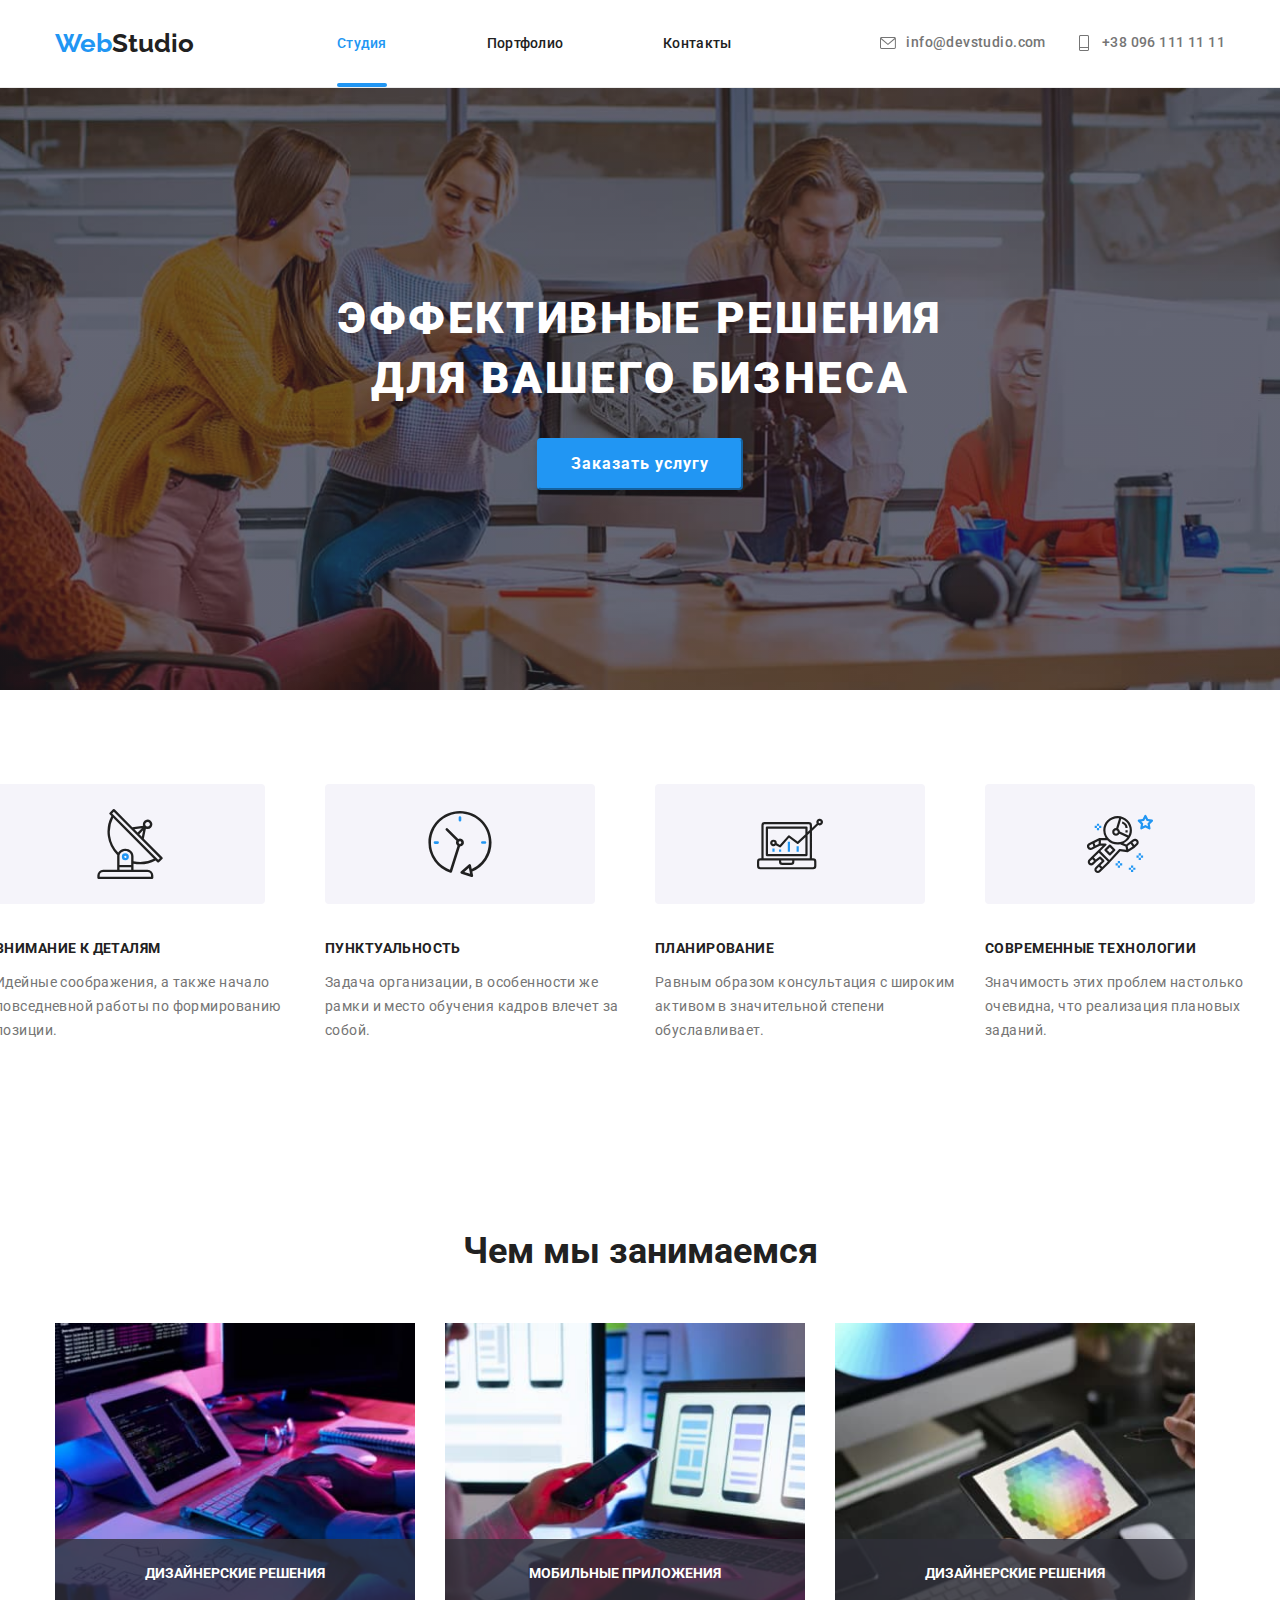
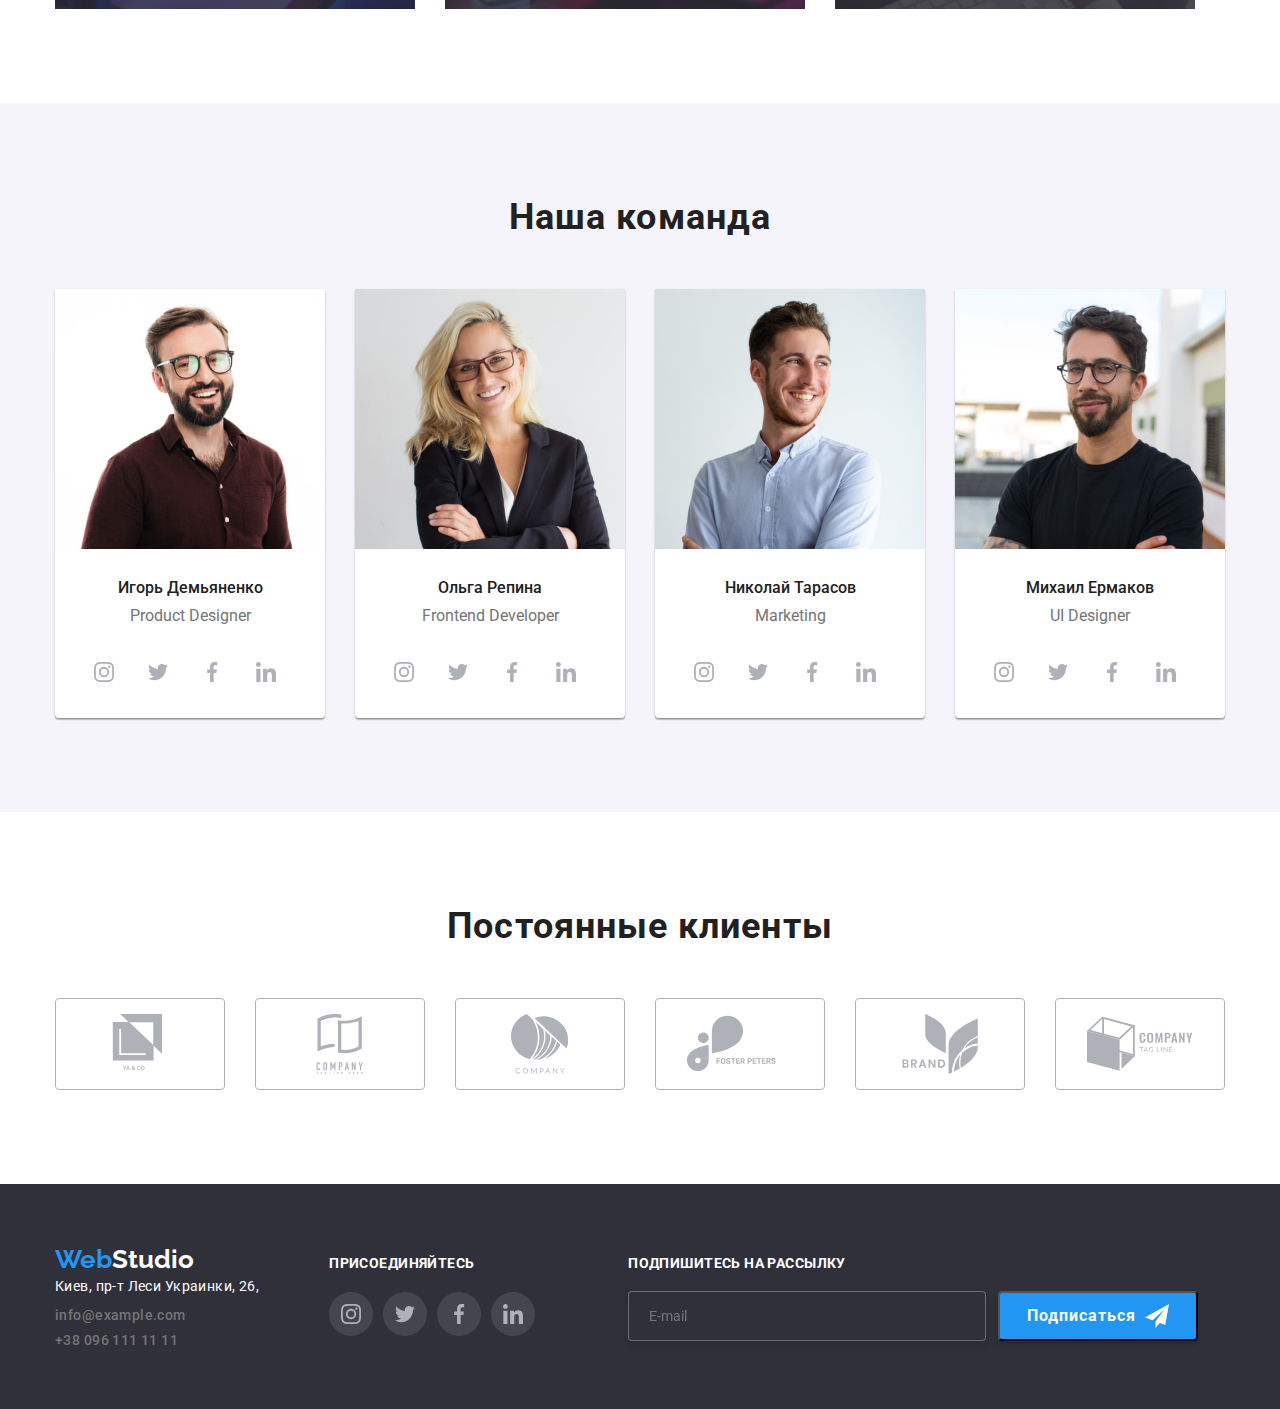
<file: index.html>
<!DOCTYPE html>
<html lang="ru">

<head>
  
    <meta charset="UTF-8">
    <meta http-equiv="X-UA-Compatible" content="IE=edge">
    <meta name="viewport" content="width=>, initial-scale=1.0">
    <title>Студия</title>

    <link href="https://fonts.googleapis.com/css2?family=Raleway:wght@700&family=Roboto:wght@400;500;700;900&display=swap"
        rel="stylesheet">
    <link rel="stylesheet" href="https://cdnjs.cloudflare.com/ajax/libs/modern-normalize/1.0.0/modern-normalize.min.css">
    <link rel="stylesheet" href="./css/main.css">

</head>

<body>
                            

    <header class="header">
        <div class="container header__container">
            <nav class="nav-menu">
                <a class="nav-menu__logo" href=""><span class="nav-menu__logo-web">Web</span class="nav-menu__logo-st">Studio<span></a>
                <ul class="contacts nav__list">
                    <li class="nav__item"> <a class="nav__link current" href="./index.html">Студия</a></li>
                    <li class="nav__item"> <a class="nav__link" href="./portfolio.html">Портфолио</a></li>
                    <li class="nav__item"> <a class="nav__link" href="">Контакты</a></li>
                </ul>
            </nav>
            <ul class="contacts__list">
                <li class="contacts__item"><a class="contacts__link" href="e-mail:info@devstudio.com"><svg class="contacts__icon" width="16px" height="16px"><use href="./images/sprite.svg#icon-envelope"></use></svg></svg>info@devstudio.com</a>
                </li>
                <li class="contacts__item"><a class="contacts__link" href="tel:+380961111111"><svg class="contacts__icon" width="16px" height="16px"><use href="./images/sprite.svg#icon-cell"></use></svg> +38 096 111 11 11</a></li>
            </ul>
        </div>
    </header>

                                        
    
    <main>
        <section class="solution-col">
            <div class="container">
        <h1 class="solution">Эффективные решения<br> для вашего бизнеса</h1>
            <button data-modal-open class="solution-col__btn" type="button">Заказать услугу</button>
            </div>
            <div class="backdrop is-hidden"data-modal>

                <div class="modal">

                       <form class="contact-form">
                        
                        <p class="modal__text">Оставьте свои данные, мы вам перезвоним</p>

                           <label class="contact-form__lab">Имя 
                            <span class="contact-form__icon">
                            <input class="contact-form__input"type="text" name="user-name" placeholder=" "/>
                            <svg class="contact-form__svg" width="12" height="12">
                                    <use href="./images/icons.svg#icon-person"></use></svg>
                            </span>
                           </label>

                            
                                  <label class="contact-form__lab">Телефон 
                                    <span class="contact-form__icon">
                                     <input class="contact-form__input" type="tel" name="user-tel" placeholder=" "/>
                                        <svg class="contact-form__svg" width="13" height="13">
                                        <use href="./images/icons.svg#icon-phone-black"></use></svg>
                                        </span>
                                    </label>
                                   
                           <label class="contact-form__lab">Почта 
                            <span class="contact-form__icon">
                               <input class="contact-form__input" type="email" name="user-email" placeholder=" " reguired/>    <svg class="contact-form__svg" width="15" height="15">
                                <use href="./images/icons.svg#icon-email-black"></use></svg>
                               </span>
                            </label>
                            
                            
                           <label class="contact-form__lab">Комментарий
                           <textarea  class="contact-form__area"name="user-massage"placeholder="Введите текст"></textarea>
                           </label>
                        

                        <label  for="accept" class="contact-form__chackbox">
                            <input class="contact-form__conditions visually-hidden" type="checkbox" id="accept" />
                            <span class="contact-form__chackbox-icon"><svg width="15" height="15"><use href="./images/icon-check.svg"></use></svg></span>
                              Соглашаюсь с рассылкой и принимаю&nbsp;
                            <a class="contact-form__a" href="#">Условия договора</a></label>
                          
                           <button class="contact-form__btn" type="submit" width="18" height="18">Отправить</button>
                       </form>

                       <button data-modal-close class="close-btn">
                          <svg class="close-btn__close-icon" width="11" height="11" ><use href="./images/sprite.svg#icon-cross"></use></svg></a>
                       </button>
                </div> 
            </div>
        </section>
                                       

            <section class="section">
         <div class="container">
            <h2 class="visually-hidden">Наши преимущества</h2>
            <ul class="features">
                <li class="features__title"><div class="features__div"><svg class="features__icon" width="70" height="70">
                    <use href="./images/sprite.svg#icon-antenna">
                    </use>
                </svg></div>
                    <h3 class="features__item">Внимание к деталям</h3>
                    <p class="features__text">Идейные соображения, а также начало повседневной работы по формированию позиции.</p>
                </li>
                <li class="features__title"><div class="features__div"><svg class="features__icon" width="66" height="70">
                        <use href="./images/sprite.svg#icon-clock">
                        </use>
                    </svg></div>
                    <h3 class="features__item">Пунктуальность</h3>
                    <p class="features__text">Задача организации, в особенности же рамки и место обучения кадров влечет за собой.</p>
                </li>
                <li class="features__title"><div class="features__div"><svg class="features__icon" width="66" height="70">
                    <use href="./images/sprite.svg#icon-diagram"">
                        </use>
                    </svg></div>
                    <h3 class="features__item">Планирование</h3>
                    <p class="features__text">Равным образом консультация с широким активом в значительной степени обуславливает.</p>
                </li>
                <li class="features__title"><div class="features__div"><svg class="features__icon" width="66" height="70">
                    <use href="./images/sprite.svg#icon-astronaut">
                        </use>
                    </svg></div>
                    <h3 class="features__item">Современные технологии</h3>
                    <p class="features__text">Значимость этих проблем настолько очевидна, что реализация плановых заданий.</p>
                </li>
            </ul>
        </div>
        </section>
        <section class="section work-section">
            <div class="container">
            <h2 class="work-section__text">Чем мы занимаемся</h2>
            <ul class ="work-section__list">
                <div class="work-modal">
                    <p class="work-modal__p">Дизайнерские решения</p>
                <li class="work-section__item"><img src="./images/img0.jpeg" alt="картинка работа на клавиатуре" width="370">
                </li>
            </div>
            <div class="work-modal">
                <p class="work-modal__p">Мобильные приложения</p>
                <li class="work-section__item"><img src="./images/img (01).jpeg" alt="картинка с пультом" width="370"></li></div>
                <div class="work-modal">
                    <p class="work-modal__p">Дизайнерские решения</p>
                <li class="work-section__item"><img src="./images/img (02).jpeg" alt="картинка с планшетом" width="370"></li></div>
            </ul>
            </div>
        </section>


        <section class="section team-section">
            <div class="container">
            <h2 class="team-our">Наша команда</h2>
            <ul class ="team">
                
                <li class="team__item card"><img src="./images/foto01.jpeg" alt="Игорь Демьяненко" width="270">
                    <div class="team__title-text">
                    <h3 class="team__title">Игорь Демьяненко</h3>
                    <p class="team__text">Product Designer</p>
                    <ul class="sotial sotial__list">
                        <li class="sotial__item">
                            <a href="" class="sotial__link">
                                <svg class="sotial__icon" width="20" height="20">
                                    <use href="./images/sprite.svg#icon-instagram">
                                    </use>
                                </svg>
                            </a>
                        </li>
                        <li class="sotial__item">
                            <a href="" class="sotial__link">
                                <svg class="sotial__icon" width="20" height="20">
                                    <use href="./images/sprite.svg#icon-twitter">
                                    </use>
                                </svg>
                            </a>
                        </li><li class="sotial__item">
                            <a href="" class="sotial__link">
                                <svg class="sotial__icon" width="20" height="20">
                                    <use href="./images/sprite.svg#icon-facebook">
                                    </use>
                                </svg>
                            </a>
                        </li>
                        <li class="sotial__item">
                            <a href="" class="sotial__link">
                                <svg class="sotial__icon" width="20" height="20">
                                    <use href="./images/sprite.svg#icon-linkedin">
                                    </use>
                                </svg>
                            </a>
                        </li>
                    </ul>
                    </div>
                </li>

                <li class="team__item card"><img src="./images/foto02.jpeg" alt="Ольга Репина" width="270">
                    <div class="team__title-text">
                    <h3 class="team__title">Ольга Репина</h3>
                    <p class="team__text">Frontend Developer</p>

                    <ul class="sotial social-list">
                        <li class="sotial__item">
                            <a href="" class="sotial__link">
                                <svg class="sotial__icon" width="20" height="20">
                                    <use href="./images/sprite.svg#icon-instagram"></use>
                                </svg>
                            </a>
                        </li>
                        <li class="sotial__item">
                            <a href="" class="sotial__link">
                                <svg class="sotial__icon" width="20" height="20">
                                    <use href="./images/sprite.svg#icon-twitter"></use></svg>
                            </a>
                        </li>
                        <li class="sotial__item">
                            <a href="" class="sotial__link">
                                <svg class="sotial__icon" width="20" height="20">
                                    <use href="./images/sprite.svg#icon-facebook"></use></svg>
                            </a>
                        </li>
                        <li class="sotial__item">
                            <a href="" class="sotial__link">
                                <svg class="sotial__icon" width="20" height="20">
                                    <use href="./images/sprite.svg#icon-linkedin"></use></svg>
                            </a>
                        </li>
                    </ul>
                    </div>
                    </li>
                </li>

                <li class="team__item card"><img src="./images/foto03.jpeg" alt="Николай Тарасов" width="270">
                    <div class="team__title-text">
                    <h3 class="team__title">Николай Тарасов</h3>
                    <p class="team__text">Marketing</p>
                    <ul class="sotial social-list">
                        <li class="sotial__item">
                            <a href="" class="sotial__link">
                                <svg class="sotial__icon" width="20" height="20">
                                    <use href="./images/sprite.svg#icon-instagram"></use></svg>
                            </a>
                        </li>
                        <li class="sotial__item">
                            <a href="" class="sotial__link">
                                <svg class="sotial__icon" width="20" height="20">
                                    <use href="./images/sprite.svg#icon-twitter">
                                    </use>
                                </svg>
                            </a>
                        </li>
                        <li class="sotial__item">
                            <a href="" class="sotial__link">
                                <svg class="sotial__icon" width="20" height="20">
                                    <use href="./images/sprite.svg#icon-facebook">
                                    </use>
                                </svg>
                            </a>
                        </li>
                        <li class="sotial__item">
                            <a href="" class="sotial__link">
                                <svg class="sotial__icon" width="20" height="20">
                                    <use href="./images/sprite.svg#icon-linkedin">
                                    </use>
                                </svg>
                            </a>
                        </li>
                    </ul>
                    </div>
                    </li>
                        
                <li class="team__item card"><img src="./images/foto04.jpeg" alt="Михаил Ермаков" width="270">
                    <div class="team__title-text">
                    <h3 class="team__title">Михаил Ермаков</h3>
                    <p class="team__text">UI Designer</p>
                    <ul class="sotial social-list">
                        <li class="sotial__item">
                            <a href="" class="sotial__link">
                                <svg class="sotial__icon" width="20" height="20">
                                    <use href="./images/sprite.svg#icon-instagram">
                                    </use>
                                </svg>
                            </a>
                        </li>
                        <li class="sotial__item">
                            <a href="" class="sotial__link">
                                <svg class="sotial__icon" width="20" height="20">
                                    <use href="./images/sprite.svg#icon-twitter">
                                    </use>
                                </svg>
                            </a>
                        </li>
                        <li class="sotial__item">
                            <a href="" class="sotial__link">
                                <svg class="sotial__icon" width="20" height="20">
                                    <use href="./images/sprite.svg#icon-facebook">
                                    </use>
                                </svg>
                            </a>
                        </li>
                        <li class="sotial__item">
                            <a href="" class="sotial__link">
                                <svg class="sotial__icon" width="20" height="20">
                                    <use href="./images/sprite.svg#icon-linkedin">
                                    </use>
                                </svg>
                            </a>
                        </li>
                    </ul>
                    </div>
                    </li>
                </li>
                 </ul>
            </div>
        </section>

                                    

        <section class="section">
            <div class=" customers container">
                <h2 class="customers__title">Постоянные клиенты</h2>
            <ul class="customers__list">
       <li class="customers__item">
                <a href="" class="customers__link">
                    <svg class="customers__icon" width="106" height="60">
                        <use href="./images/sprite.svg#icon-logo-one">
                        </use>
                    </svg>
                </a>
            </li>
    <li class="customers__item">
        <a href="" class="customers__link">
            <svg class="customers__icon" width="106" height="60">
                <use href="./images/sprite.svg#icon-logo-two">
                </use>
            </svg>
        </a>
    </li>
            <li class="customers__item">
                <a href="" class="customers__link">
                    <svg class="customers__icon" width="106" height="60">
                        <use href="./images/sprite.svg#icon-logo-three"></use>
                    </svg>
                </a>
            </li>
        </li>
        <li class="customers__item">
                            <a href="" class="customers__link">
                                <svg class="customers__icon" width="106" height="60">
                                    <use href="./images/sprite.svg#icon-logo-four">
                                    </use>
                                </svg>
                            </a>
                        </li>
                        <li class="customers__item">
                            <a href="" class="customers__link">
                                <svg class="customers__icon" width="106" height="60">
                                    <use href="./images/sprite.svg#icon-logo-five">
                                    </use>
                                </svg>
                            </a>
                        </li>
                        <li class="customers__item">
                            <a href="" class="customers__link">
                                <svg class="customers__icon" width="106" height="60">
                                    <use href="./images/sprite.svg#icon-logo-six">
                                    </use>
                                </svg>
                            </a>
                        </li>
                       
                    </ul>
                    </div>
                    </li>
                </li>
                 </ul>
        </li>
        
        </li>
        
        </li>
            </ul>
        </div>
    </section>
    </main>
                                         

 <footer class="footer">
        <div class="container footer-section">
            <div>
            <a class="footer-section__logo-bottom" href=""><span class="footer-section__logo-web">Web</span><span class="footer-section__logo-st">Studio</span></a>
        <address>
        <ul class="address">
            <li class="footer-section__address"><a class="address__address" href="Киев, пр-т Леси Украинки, 26">Киев, пр-т Леси Украинки, 26,</a></li>
            <li class="footer-section__address"><a class="address__link" href="mailto:info@example.com">info@example.com</a></li>
            <li class="footer-section__address"><a class="address__tel"href="tel:+38096111111">+38 096 111 11 11</a></li>
        </ul>
        </address>
        </div>
        <div class="join">
                <h2 class="join__p">присоединяйтесь</h2>
            <ul class="join__list">
                <li class="join__item">
                    <a href="./index.html" class="join__link">
                        <svg class="join__icon" width="20" height="20">
                            <use href="./images/sprite.svg#icon-instagram">
                            </use>
                        </svg>
                    </a>
                </li>
                <li class="join__item">
                    <a href="./index.html" class="join__link">
                        <svg class="join__icon" width="20" height="20">
                            <use href="./images/sprite.svg#icon-twitter">
                            </use>
                        </svg>
                    </a>
                </li>
                <li class="join__item">
                    <a href="./index.html" class="join__link">
                        <svg class="join__icon" width="20" height="20">
                            <use href="./images/sprite.svg#icon-facebook">
                            </use>
                        </svg>
                    </a>
                </li>
                <li class="join__item">
                    <a href="./index.html" class="join__link">
                        <svg class="join__icon" width="20" height="20">
                            <use href="./images/sprite.svg#icon-linkedin">
                            </use>
                        </svg>
                    </a>
                </li>
            </ul>
        </div>
        <div class="contact-form__footer">
            <h2 class="contact-form__footer-text">Подпишитесь на рассылку</h2>
            <form class="colform">
                <label class="colform__lbl">
                    <input class="colform__inputfooter" type="email" name="username" placeholder="E-mail"/>
                </label>
                <button class="colform__btn-footer" type="button" width="200" height="50">Подписаться
                    <svg class="colform__icon-footer" width="24" height="24">
                        <use href="./images/icons.svg#icon-icon-send">
                        </use>
                    </svg>
                </button>
            </form>
        </div>
        </div>
    </footer>
    <script src="./js/modal.js"></script>
</body>

</html>
</file>
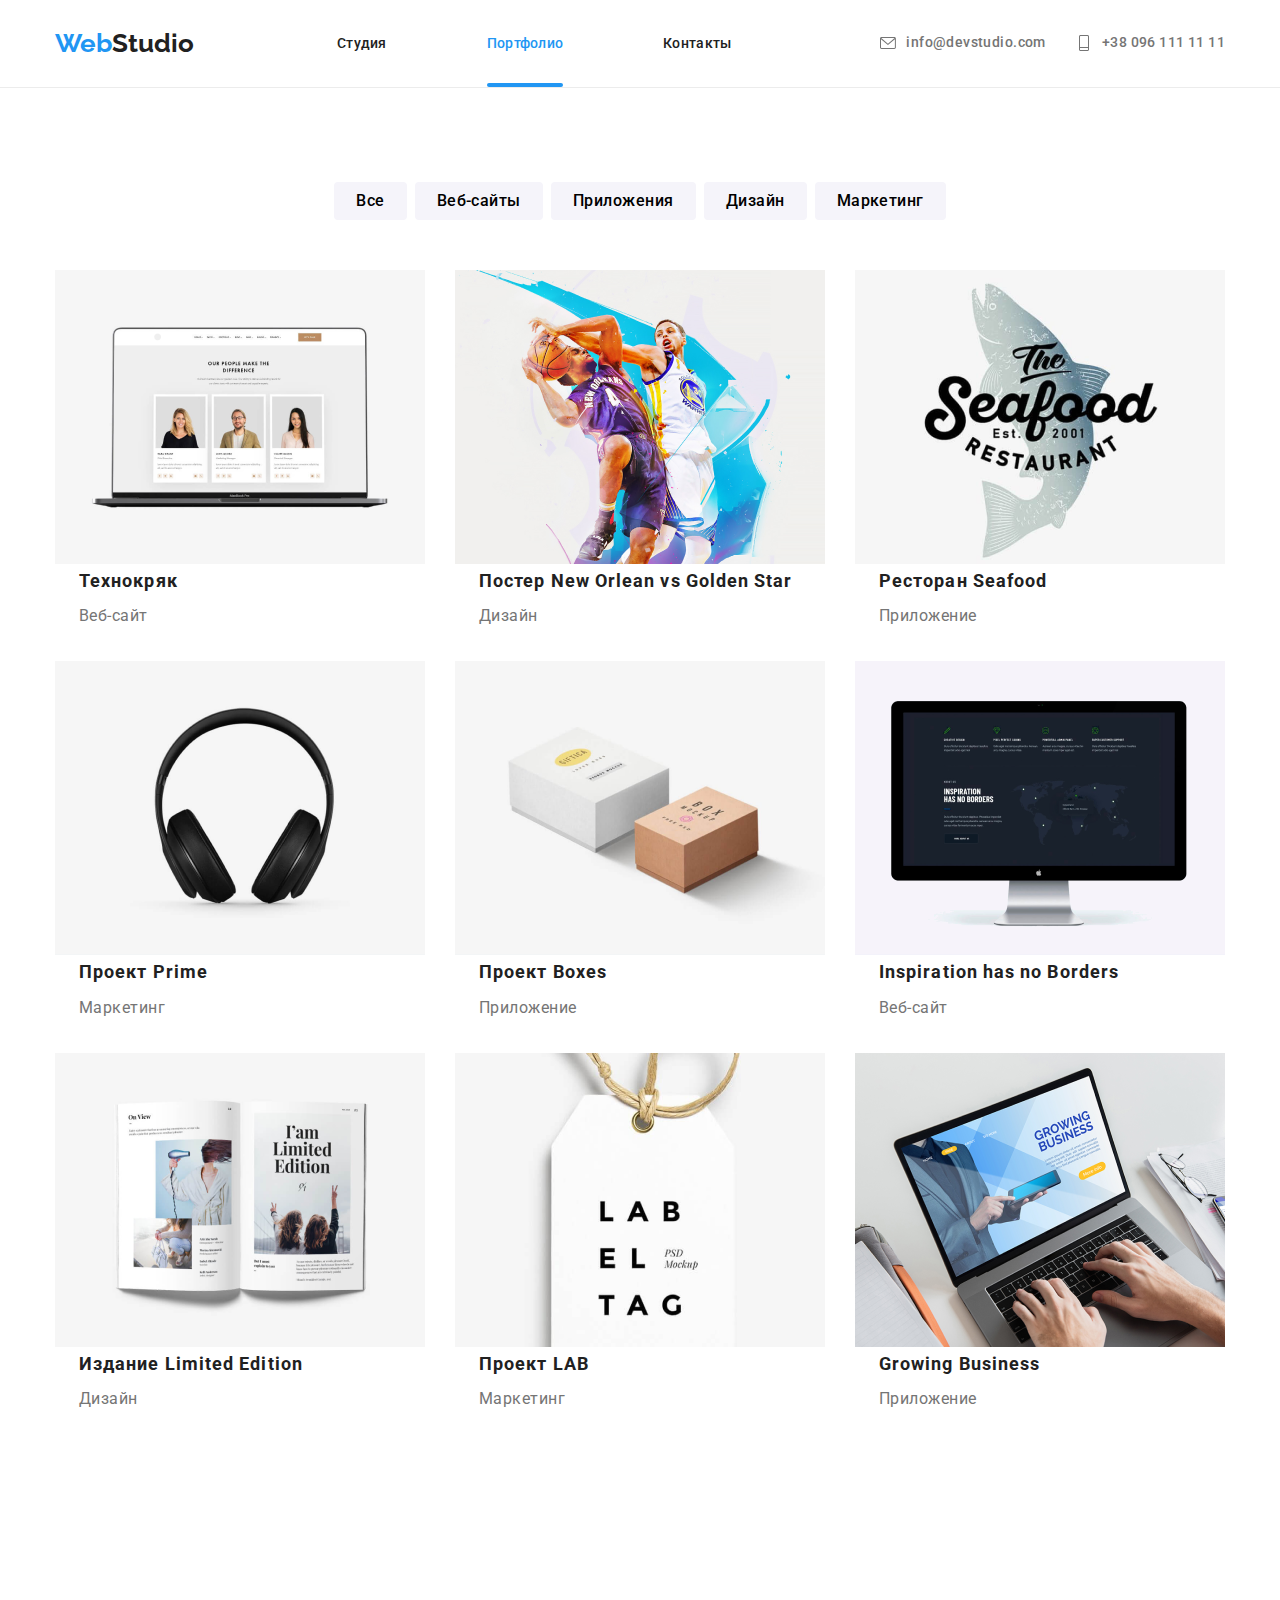
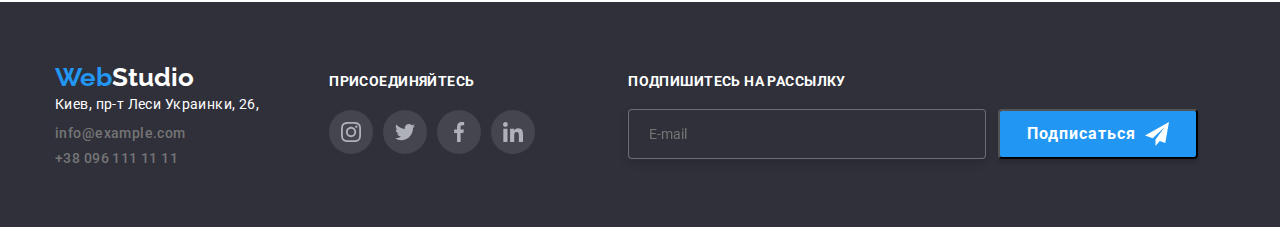
<file: portfolio.html>
<!DOCTYPE html>
<html lang="en">

<head>
    <meta charset="UTF-8">
    <meta http-equiv="X-UA-Compatible" content="IE=edge">
    <meta name="viewport" content="width=>, initial-scale=1.0">
    <title>Студия</title>
<link href="https://fonts.googleapis.com/css2?family=Raleway:wght@700&family=Roboto:wght@400;500;700;900&display=swap"
    rel="stylesheet">
    
    <link rel="stylesheet" href="https://cdnjs.cloudflare.com/ajax/libs/modern-normalize/1.0.0/modern-normalize.min.css">
    <link rel="stylesheet" href="./css/main.css">

</head>

<body>
    <header class="header">
        <div class="container header__container">
            <nav class="nav-menu">
                <a class="nav-menu__logo" href=""><span class="nav-menu__logo-web">Web</span
                        class="nav-menu__logo-st">Studio<span></a>
                <ul class="contacts nav__list">
                    <li class="nav__item"> <a class="nav__link " href="./index.html">Студия</a></li>
                    <li class="nav__item"> <a class="nav__link current" href="./portfolio.html">Портфолио</a></li>
                    <li class="nav__item"> <a class="nav__link" href="">Контакты</a></li>
                </ul>
            </nav>
            <ul class="contacts__list">
                <li class="contacts__item"><a class="contacts__link" href="e-mail:info@devstudio.com"><svg
                            class="contacts__icon" width="16px" height="16px">
                            <use href="./images/sprite.svg#icon-envelope"></use>
                        </svg></svg>info@devstudio.com</a>
                </li>
                <li class="contacts__item"><a class="contacts__link" href="tel:+380961111111"><svg class="contacts__icon"
                            width="16px" height="16px">
                            <use href="./images/sprite.svg#icon-cell"></use>
                        </svg> +38 096 111 11 11</a></li>
            </ul>
        </div>
    </header>
    <main>
        <section class="section">
            <div class="container">
            <h1 class="visually-hidden">Новигация</h1>
        <ul class="nav">
            <li class="nav__title"><button class="nav__button-item" type="button">Все</button></li>
            <li class="nav__title"><button class="nav__button-item"  type="button">Веб-сайты</button></li>
            <li class="nav__title"><button class="nav__button-item"  type="button">Приложения</button></li>
            <li class="nav__title"><button class="nav__button-item"  type="button">Дизайн</button></li>
            <li class="nav__title"><button class="nav__button-item"  type="button">Маркетинг</button></li>
        </ul>
        <ul class="project">
            <li class="project__item">
                <a href="./portfolio.html" class="project__link" >
                    <div class="project__box">
                     <img src="./images/img-nout.png" alt="noutbook" width="370" height="270">
                    <div class="project__overlay">
                        Технокряк это современная площадка распространения коронавируса. 
                        Компании используют эту платформу для цифрового
                        шпионажа и атак на защищённые сервера конкурентов.
                    </div>
                </div>
                <h2 class="project__title">Технокряк</h2>
                <p class="project__text">Веб-сайт</p>
                </a>
            </li>
            <li class="project__item">
                <a href="./portfolio.html" class="project__link">
                    <div class="project__box">
                <img src="./images/img-play.png"alt="piopleplay"width="370"height="270">
                   <div class="project__overlay">
                    Технокряк это современная площадка распространения коронавируса.
                    Компании используют эту платформу для цифрового
                    шпионажа и атак на защищённые сервера конкурентов.
                </div>
                </div>
                <h2 class="project__title">Постер New Orlean vs Golden Star</h2>
                <p class="project__text">Дизайн</p>
                </a>
            </li>
            <li class="project__item">
                <a href="./portfolio.html" class="project__link">
                    <div class="project__box">
                <img src="./images/img-seafood.png" alt="seafood" width="370" height="270">
                <div class="project__overlay">
                    Технокряк это современная площадка распространения коронавируса.
                    Компании используют эту платформу для цифрового
                    шпионажа и атак на защищённые сервера конкурентов.
                </div>
                </div>
                <h2 class="project__title"">Ресторан Seafood</h2>
                <p class="project__text">Приложение</p>
                 </a>
            </li>
            <li class="project__item">
                <a href="./portfolio.html" class="project__link">
                    <div class="project__box">
                <img src="./images/img-наушники.png" alt="headphone" width="370" height="270">
            <div class="project__overlay">
                Технокряк это современная площадка распространения коронавируса.
                Компании используют эту платформу для цифрового
                шпионажа и атак на защищённые сервера конкурентов.
            </div>
            </div>
                    <h2 class="project__title"">Проект Prime</h2>
                <p class="project__text">Маркетинг</p>
            </a>
            </li>
            <li class="project__item">
                <a href="./portfolio.html" class="project__link">
                    <div class="project__box">
                <img src="./images/img-box.png" alt="коробка" width="370" height="270">
                <div class="project__overlay">
                    Технокряк это современная площадка распространения коронавируса.
                    Компании используют эту платформу для цифрового
                    шпионажа и атак на защищённые сервера конкурентов.
                </div>
                </div>
                <h2 class="project__title"">Проект Boxes</h2>
                <p class="project__text">Приложение</p>
            </a>
            </li>
            <li class="project__item">
                <a href="./portfolio.html" class="project__link">
                    <div class="project__box">
                    <img src="./images/img-borders.png" alt="экран" width="370" height="270">
                <div class="project__overlay">
                    Технокряк это современная площадка распространения коронавируса.
                    Компании используют эту платформу для цифрового
                    шпионажа и атак на защищённые сервера конкурентов.
                </div>
                </div>
                    <h2 class="project__title"">Inspiration has no Borders</h2>
                 <p class="project__text">Веб-сайт</p>
            
                </a>
                </li>
            <li class="project__item">
                <a href="./portfolio.html" class="project__link">
                    <div class="project__box">
                <img src="./images/img-book.png" alt="книга">
                <div class="project__overlay">
                    Технокряк это современная площадка распространения коронавируса.
                    Компании используют эту платформу для цифрового
                    шпионажа и атак на защищённые сервера конкурентов.
                </div>
                </div>
                <h2 class="project__title">Издание Limited Edition</h2>
                 <p class="project__text">Дизайн</p>
                </a>
            </li>
            <li class="project__item">
                <a href="./portfolio.html" class="project__link">
                    <div class="project__box">
                <img src="./images/img-lab.png" alt="lab" width="370" height="270">
                <div class="project__overlay">
                    Технокряк это современная площадка распространения коронавируса.
                    Компании используют эту платформу для цифрового
                    шпионажа и атак на защищённые сервера конкурентов.
                </div>
                </div>
                    <h2 class="project__title">Проект LAB</h2>
                <p class="project__text">Маркетинг</p>
            
            </a>
                </li>
            <li class="project__item">
                <a href="./portfolio.html" class="project__link">
                    <div class="project__box">
                <img src="./images/img-bussines.png" alt="работа на ноутбуке" width="370" height="270">
            <div class="project__overlay">
                Технокряк это современная площадка распространения коронавируса.
                Компании используют эту платформу для цифрового
                шпионажа и атак на защищённые сервера конкурентов.
            </div>
            </div>
                <h2 class="project__title">Growing Business</h2>
                <p class="project__text">Приложение</p>
            
            </a>
            </li>
                
        </ul>
        </div>
        </section>
    </main>
    <section>

    <footer class="footer">
        <div class="container footer-section">
            <div>
                <a class="footer-section__logo-bottom" href=""><span class="footer-section__logo-web">Web</span><span
                        class="footer-section__logo-st">Studio</span></a>
                <address>
                    <ul class="address">
                        <li class="footer-section__address"><a class="address__address"
                                href="Киев, пр-т Леси Украинки, 26">Киев, пр-т Леси Украинки, 26,</a></li>
                        <li class="footer-section__address"><a class="address__link"
                                href="mailto:info@example.com">info@example.com</a></li>
                        <li class="footer-section__address"><a class="address__tel" href="tel:+38096111111">+38 096 111 11
                                11</a></li>
                    </ul>
                </address>
            </div>
            <div class="join">
                <h2 class="join__p">присоединяйтесь</h2>
                <ul class="join__list">
                    <li class="join__item">
                        <a href="./index.html" class="join__link">
                            <svg class="join__icon" width="20" height="20">
                                <use href="./images/sprite.svg#icon-instagram">
                                </use>
                            </svg>
                        </a>
                    </li>
                    <li class="join__item">
                        <a href="./index.html" class="join__link">
                            <svg class="join__icon" width="20" height="20">
                                <use href="./images/sprite.svg#icon-twitter">
                                </use>
                            </svg>
                        </a>
                    </li>
                    <li class="join__item">
                        <a href="./index.html" class="join__link">
                            <svg class="join__icon" width="20" height="20">
                                <use href="./images/sprite.svg#icon-facebook">
                                </use>
                            </svg>
                        </a>
                    </li>
                    <li class="join__item">
                        <a href="./index.html" class="join__link">
                            <svg class="join__icon" width="20" height="20">
                                <use href="./images/sprite.svg#icon-linkedin">
                                </use>
                            </svg>
                        </a>
                    </li>
                </ul>
            </div>
            <div class="contact-form__footer">
                <h2 class="contact-form__footer-text">Подпишитесь на рассылку</h2>
                <form class="colform">
                    <label class="colform__lbl">
                        <input class="colform__inputfooter" type="email" name="username" placeholder="E-mail" />
                    </label>
                    <button class="colform__btn-footer" type="button" width="200" height="50">Подписаться
                        <svg class="colform__icon-footer" width="24" height="24">
                            <use href="./images/icons.svg#icon-icon-send">
                            </use>
                        </svg>
                    </button>
                </form>
            </div>
        </div>
    </footer>
    </section>
</body>

</html>
</file>
<file: css/main.css>
:root {
  --main-text-color: #757575;
  --main-bg-color: #ffffff;
  --accent-color: #2196f3;
  --main-title-color: #212121;
}

.visually-hidden {
  position: absolute;
  width: 1px;
  height: 1px;
  margin: -1px;
  border: 0;
  padding: 0;
  white-space: nowrap;
  clip-path: inset(100%);
  clip: rect(0 0 0 0);
  overflow: hidden;
}

.is-hidden {
  visibility: hidden;
  opacity: 0;
  pointer-events: none;
}

body {
  font-family: 'Roboto', sans-serif;
}

html {
  box-sizing: border-box;
  scroll-behavior: smooth;
}

*,
*::after,
*::before {
  box-sizing: inherit;
}

p,
h1,
h2,
h3,
h4,
h5,
h6 {
  margin: 0;
}

p {
  color: #757575;
  margin-bottom: 0;
}

h3 {
  font-size: 700;
  color: #212121;
  margin-bottom: 0;
}

ul {
  list-style: none;
  margin: 0;
  padding: 0;
}

button {
  cursor: pointer;
}

img {
  display: block;
  max-width: 100%;
  height: auto;
}

a {
  text-decoration: none;
}

li {
  list-style: none;
}

address {
  font-style: normal;
}

h2 {
  color: var(--main-bg-color);
}

textarea {
  resize: none;
  padding: 8px;
  font-family: inherit;
  font-size: inherit;
  border-color: 1px solid rgba(33, 33, 33, 0.2);
  box-sizing: border-box;
  border-radius: 4px;
}

label {
  display: flex;
  flex-direction: column;
  margin-bottom: 8px;
}

.item * {
  outline: solid #757575;
}

.icon {
  margin-right: 10px;
}

.team-section {
  background: #f5f4fa;
}

.icon {
  margin-right: 10px;
}

.site-nav {
  margin-left: auto;
  display: flex;
  align-items: center;
}

.logo__list-title {
  font-weight: 500;
  font-size: 14px;
  line-height: 1, 7;
  color: var(--main-text-color);
}

.team-our {
  font-weight: 700;
  font-size: 36px;
  line-height: 1.16;
  text-align: center;
  letter-spacing: 0.03em;
  margin-bottom: 50px;
  color: var(--main-title-color);
}

.card-text {
  margin-top: 20px;
}

.container {
  width: 1200px;
  padding-left: 15px;
  padding-right: 15px;
  margin: 0 auto;
}

.section {
  padding-top: 94px;
  padding-bottom: 94px;
}

.header {
  border-bottom: 1px solid #ececec;
}

.header__container {
  display: flex;
  align-items: center;
}

.nav {
  display: flex;
  justify-content: center;
  margin-bottom: 50px;
}

.nav__link {
  display: block;
  font-weight: 500;
  padding: 32px 0;
  margin-left: 50px;
  font-size: 14px;
  line-height: 1.62;
  letter-spacing: 0.02em;
  color: var(--main-title-color);
  position: relative;
  transition: color 250ms cubic-bezier(0.4, 0, 0.2, 1);
}

.nav__link:hover {
  color: var(--accent-color);
}

.nav__link:focus {
  color: var(--accent-color);
}

.nav__link.current {
  color: var(--accent-color);
}

.nav__link.current::after {
  content: '';
  position: absolute;
  left: 0;
  bottom: 0;
  width: 100%;
  height: 4px;
  background: var(--accent-color);
  border-radius: 2px;
  background-size: contain;
}

.nav__title:not(:last-child) {
  margin-right: 8px;
}

.nav__list {
  margin-left: auto;
  display: flex;
  align-items: center;
}

.nav__item {
  margin-right: 50px;
  font-weight: 500;
  font-size: 14px;
  line-height: 1.14;
  letter-spacing: 0.02em;
  color: var(--main-title-color);
}

.nav__item:not(:last-child) {
  margin-right: 50px;
}

.nav__button-item {
  font-weight: 500;
  font-size: 16px;
  line-height: 1.62;
  letter-spacing: 0.03em;
  text-transform: none;
  outline: none;
  border: navajowhite;
  padding: 6px 22px;
  cursor: pointer;
  border-radius: 4px;
  background: #f5f4fa;
  transition: background-color 250ms cubic-bezier(0.4, 0, 0.2, 1), color 250ms cubic-bezier(0.4, 0, 0.2, 1), box-shadow 250ms cubic-bezier(0.4, 0, 0.2, 1);
}

.nav__button-item:hover {
  background-color: var(--accent-color);
  color: var(--main-bg-color);
  box-shadow: 0px 3px 1px rgba(0, 0, 0, 0.1), 0px 1px 2px rgba(0, 0, 0, 0.08), 0px 2px 2px rgba(0, 0, 0, 0.12);
}

.nav__button-item:focus {
  background-color: var(--accent-color);
  color: var(--main-bg-color);
  box-shadow: 0px 3px 1px rgba(0, 0, 0, 0.1), 0px 1px 2px rgba(0, 0, 0, 0.08), 0px 2px 2px rgba(0, 0, 0, 0.12);
}

.nav-menu {
  display: flex;
  align-items: center;
}

.nav-menu__logo {
  display: block;
  margin-right: 93px;
  padding-bottom: 32px 0;
  font-family: 'Raleway', normal;
  font-weight: 700;
  font-size: 26px;
  line-height: 1.19;
  color: var(--main-title-color);
}

.nav-menu__logo-web {
  font-weight: 700;
  font-size: 26px;
  line-height: 1.19;
  color: var(--accent-color);
  font-family: 'Raleway', normal;
}

.nav-menu__logo-st {
  font-weight: 700;
  font-size: 26px;
  line-height: 1.19;
  color: var(--accent-color);
  font-family: 'Raleway', normal;
  color: var(--main-bg-color);
}

.contacts {
  box-sizing: border-box;
  color: var(--main-text-color);
  font-weight: 500;
  font-size: 14px;
  line-height: 1.7;
  transition: color 250ms cubic-bezier(0.4, 0, 0.2, 1);
}

.contacts:hover {
  color: var(--main-text-color);
}

.contacts:focus {
  color: var(--main-bg-color);
}

.contacts__link {
  display: flex;
  align-items: center;
  font-weight: 500;
  font-size: 14px;
  line-height: 1.14;
  letter-spacing: 0.03em;
  color: var(--main-text-color);
  transition: color 250ms cubic-bezier(0.4, 0, 0.2, 1);
}

.contacts__link:hover {
  color: var(--accent-color);
}

.contacts__link:focus {
  color: var(--accent-color);
}

.contacts__link.current {
  color: var(--accent-color);
}

.contacts__link.current::after {
  content: '';
  position: absolute;
  left: 0;
  bottom: 0;
  width: 100%;
  height: 4px;
  background: var(--accent-color);
  border-radius: 2px;
  background-size: contain;
}

.contacts__list {
  display: flex;
  margin-left: auto;
  letter-spacing: 0.03em;
}

.contacts__item {
  text-decoration: none;
  font-weight: 500;
  font-size: 14px;
  line-height: 1.14;
  letter-spacing: 0.02em;
  color: var(--main-title-color);
}

.contacts__item :not(:last-child) {
  margin-right: 50px;
}

.contacts__item + .contacts__item {
  margin-left: 30px;
}

.contacts-tel {
  font-weight: 500;
  font-size: 14px;
  line-height: 1.14;
  letter-spacing: 0.03em;
  color: var(--main-text-color);
  transition: color 250ms cubic-bezier(0.4, 0, 0.2, 1);
}

.contacts-tel:hover {
  color: var(--accent-color);
}

.contacts-tel:focus {
  color: var(--accent-color);
}

.contacts__icon {
  margin-right: 10px;
  fill: currentColor;
}

.contacts__icon:hover {
  color: var(--accent-color);
}

.contacts-tel-top {
  content: '';
  width: 20px;
  height: 20px;
  display: inline-flex;
  font-weight: 500;
  font-size: 14px;
  line-height: 1.14;
  letter-spacing: 0.03em;
  color: var(--main-text-color);
  transition: color 250ms cubic-bezier(0.4, 0, 0.2, 1);
}

.contacts-tel-top:hover, .contacts-tel-top:focus {
  color: var(--accent-color);
}

.features {
  display: flex;
  justify-content: center;
}

.features__title:not(:last-child) {
  margin-right: 30px;
}

.features__title {
  display: inline-block;
  line-height: 1.7;
  color: var(--main-title-color);
}

.features__item {
  display: inline-block;
  font-weight: 700;
  font-size: 14px;
  line-height: 1.7;
  letter-spacing: 0.03em;
  margin-bottom: 10px;
  text-transform: uppercase;
  color: var(--main-title-color);
}

.features__text {
  display: inline-block;
  font-size: 14px;
  line-height: 1.7;
  letter-spacing: 0.03em;
  color: var(--main-text-color);
}

.features__div {
  background-color: #f5f4fa;
  margin-bottom: 30px;
  width: 270px;
  height: 120px;
  border-radius: 4px;
  display: flex;
  justify-content: center;
  align-items: center;
}

.features__div:not(:last-child) {
  margin-right: 30px;
}

.features__icon:hover, .features__icon:focus {
  border: var(--accent-color);
  color: var(--accent-color);
}

.address__address {
  font-size: 14px;
  line-height: 1.7;
  letter-spacing: 0.03em;
  color: var(--main-bg-color);
}

.address__link {
  display: flex;
  align-items: center;
  margin-left: auto;
  margin-top: 9px;
  list-style: none;
  font-weight: 500;
  font-size: 14px;
  line-height: 1.14;
  letter-spacing: 0.03em;
  color: var(--main-text-color);
  transition: color 250ms cubic-bezier(0.4, 0, 0.2, 1);
}

.address__link:hover, .address__link:focus {
  color: var(--accent-color);
}

.address__tel {
  display: flex;
  align-items: center;
  margin-left: auto;
  margin-top: 9px;
  list-style: none;
  font-weight: 500;
  font-size: 14px;
  line-height: 1.14;
  letter-spacing: 0.03em;
  color: var(--main-text-color);
}

.address__tel:hover {
  color: var(--accent-color);
}

.backdrop {
  position: fixed;
  top: 0;
  left: 0;
  width: 100%;
  height: 100%;
  z-index: 2;
  background-color: rgba(0, 0, 0, 0.5);
  transition: opacity 250ms cubic-bezier(0.4, 0, 0.2, 1), visibility 250ms cubic-bezier(0.4, 0, 0.2, 1);
}

.modal {
  position: absolute;
  top: 50%;
  left: 50%;
  transform: translate(-50%, -50%);
  width: 528px;
  padding: 40px;
  background: #ffffff;
}

.modal__text {
  margin-bottom: 12px;
  font-weight: 700;
  font-size: 20px;
  text-align: center;
  line-height: 1.12;
  color: #212121;
}

.close-btn {
  position: absolute;
  top: 8px;
  right: 8px;
  width: 30px;
  height: 30px;
  border: 1px solid rgba(0, 0, 0, 0.1);
  border-radius: 50%;
  background-color: var(--main-bg-color);
}

.close-btn:hover {
  fill: var(--accent-color);
  background-color: var(--main-bg-color);
  outline-color: var(--accent-color);
}

.close-icon {
  width: 11px;
  height: 11px;
  background-color: var(--main-bg-color);
}

.sotial {
  display: flex;
  justify-content: center;
  padding-top: 24px;
  padding-bottom: 24px;
}

.sotial__link {
  color: #afb1b8;
  width: 100%;
  height: 100%;
  background: var(--main-bg-color);
  border-radius: 50%;
  display: flex;
  align-items: center;
  justify-content: center;
  transition: background-color 250ms cubic-bezier(0.4, 0, 0.2, 1), fill 250ms cubic-bezier(0.4, 0, 0.2, 1), color 250ms 0.4, 0, 0.2, 1;
}

.sotial__link:hover, .sotial__link:focus {
  fill: var(--accent-color);
  color: var(--main-bg-color);
  background-color: var(--accent-color);
}

.sotial__icon {
  justify-content: center;
  align-content: center;
  fill: currentColor;
}

.sotial__list {
  display: flex;
  justify-content: center;
}

.sotial__item {
  width: 44px;
  height: 44px;
  margin-right: 10px;
}

.sotial__item:not(:last-child) {
  margin-right: 10px;
}

.footer {
  background: #2f303a;
  padding: 60px 0;
  align-items: baseline;
}

.footer-contacts {
  width: 1600px;
  height: 252px;
  left: 0px;
  top: 1628px;
}

.footer-contacts {
  color: var(--main-text-color);
  background: #2f303a;
}

.footer-section {
  align-items: baseline;
  display: flex;
}

.footer-section__logo-booton {
  display: block;
  margin-right: 93px;
  padding-bottom: 32px 0;
  font-family: 'Raleway', normal;
  font-weight: 700;
  font-size: 26px;
  line-height: 1.19;
  color: var(--main-title-color);
  margin-top: 20px;
}

.footer-section__logo-web {
  font-weight: 700;
  font-size: 26px;
  line-height: 1.19;
  color: var(--accent-color);
  font-family: 'Raleway', normal;
}

.footer-section__logo-st {
  font-weight: 700;
  font-size: 26px;
  line-height: 1.19;
  color: var(--accent-color);
  font-family: 'Raleway', normal;
  color: var(--main-bg-color);
}

.footer-section__logo-booton-address {
  margin-top: 20px;
}

.contact-form {
  display: flex;
  flex-direction: column;
}

.contact-form__btn {
  display: block;
  margin: auto;
  text-align: center;
  position: center;
  align-self: center;
  text-align: center;
  letter-spacing: 0.06em;
  width: 200px;
  height: 50px;
  margin: 0 auto;
  margin-top: 30px;
  border: 1px solid var(--accent-color);
  padding: 10px 55px;
  border-radius: 4px;
  background-color: var(--accent-color);
  color: var(--main-bg-color);
  text-decoration: none;
  border-color: var(--accent-color);
  box-shadow: 0px 4px 4px rgba(0, 0, 0, 0.15);
  font-weight: 700;
  font-size: 16px;
  line-height: 1.8;
  transition: background-color 250ms cubic-bezier(0.4, 0, 0.2, 1);
}

.contact-form__btn:hover, .contact-form__btn:focus {
  border-color: var(--accent-color);
  background-color: var(--accent-color);
  color: var(--main-bg-color);
}

.contact-form__lab {
  font-size: 12px;
  margin-bottom: 20px;
  line-height: 14px;
  letter-spacing: 0.01em;
  color: #757575;
}

.contact-form__text {
  height: 120px;
  font-size: 12px;
  line-height: 14px;
  letter-spacing: 0.01em;
  color: #757575;
  cursor: pointer;
}

.contact-form__input {
  width: 100%;
  height: 40px;
  padding-left: 30px;
  border: 1px solid rgba(33, 33, 33, 0.2);
  border-radius: 4px;
  transition: border-color 250ms cubic-bezier(0.4, 0, 0.2, 1);
}

.contact-form__input:focus {
  outline: none;
  border-color: var(--accent-color);
}

.contact-form__input:focus + .contact-form__svg {
  border-color: var(--accent-color);
  fill: var(--accent-color);
}

.contact-form__input + .contact-form__input {
  margin-top: 40px;
}

.contact-form__text {
  font-size: 12px;
  line-height: 14px;
  letter-spacing: 0.01em;
  text-decoration: none;
  color: #757575;
}

.contact-form__area {
  font-size: 14px;
  line-height: 1.14;
  letter-spacing: 0.01em;
  color: rgba(117, 117, 117, 0.5);
  width: 100%;
  height: 120px;
  border-radius: 4px;
  border: 1px solid rgba(33, 33, 33, 0.2);
  transition: border-color 250ms cubic-bezier(0.4, 0, 0.2, 1);
}

.contact-form__area:focus {
  outline: none;
  border-color: var(--accent-color);
}

.contact-form__area::placeholder {
  font-size: 14px;
  line-height: 1, 14;
  letter-spacing: 0.01em;
  color: rgba(117, 117, 117, 0.5);
}

.contact-form__conditions {
  align-items: center;
  justify-content: center;
  padding-right: 8px;
  font-size: 14px;
  line-height: 24px;
  letter-spacing: 0.03em;
  color: var(--accent-color);
  transition: color 250ms cubic-bezier(0.4, 0, 0.2, 1), text-decoration-color 250ms cubic-bezier(0.4, 0, 0.2, 1);
}

.contact-form__conditions:hover {
  color: var(--accent-color);
  text-decoration: underline;
  text-decoration-color: var(--accent-color);
}

.contact-form__conditions:checked ~ .contact-form__chackbox-icon {
  border-color: var(--accent-color);
  background-image: url(../images/icon-check.svg);
}

.contact-form__svg {
  position: absolute;
  top: 50%;
  left: 12px;
  transform: translateY(-50%);
  width: 18px;
  height: 18px;
  transition: fill 250ms cubic-bezier(0.4, 0, 0.2, 1);
}

.contact-form__svg:hover {
  fill: var(--accent-color);
}

.contact-form__chackbox {
  display: flex;
  flex-direction: row;
  font-size: 14px;
  align-items: center;
  justify-content: center;
  line-height: 1, 71;
  letter-spacing: 0.03em;
  color: #757575;
  cursor: pointer;
}

.contact-form__chackbox-icon {
  border: 2px solid #212121;
  border-radius: 4px;
  width: 18px;
  height: 18px;
  margin-right: 7px;
}

.contact-form__a {
  text-decoration: underline;
  color: var(--accent-color);
}

.contact-form__icon {
  display: block;
  margin-top: 6px;
  position: relative;
}

.contact-form__footer {
  display: inline-flexbox;
  margin-left: 93px;
  font-weight: 700;
  font-size: 14px;
  line-height: 1.14;
  letter-spacing: 0.03em;
  text-transform: uppercase;
}

.contact-form__footer-text {
  margin-bottom: 20px;
  font-style: normal;
  font-weight: 700;
  font-size: 14px;
  line-height: 16px;
  letter-spacing: 0.03em;
  text-transform: uppercase;
}

.work-section {
  margin-top: 94px;
  padding-top: 0px;
}

.work-section__text {
  display: flex;
  justify-content: center;
  margin-bottom: 50px;
  font-weight: 700;
  font-size: 36px;
  line-height: 1.16;
  color: var(--main-title-color);
}

.work-section__main {
  margin-bottom: 50px;
  font-weight: 700;
  font-size: 36px;
  line-height: 1.16;
  text-align: center;
  letter-spacing: 0.03em;
  color: var(--main-title-color);
}

.work-section__list {
  display: flex;
}

.work-section__item:not(:last-child) {
  margin-right: 30px;
}

.work-modal {
  position: relative;
  margin-right: 30px;
}

.work-modal__p {
  display: flex;
  position: absolute;
  width: 100%;
  height: 70px;
  text-transform: uppercase;
  font-weight: 700;
  align-items: center;
  justify-content: center;
  line-height: 1.14;
  font-size: 14px;
  bottom: 0;
  color: #ffffff;
  background-color: rgba(47, 48, 58, 0.8);
}

.team {
  display: flex;
}

.team__item:not(:last-child) {
  margin-right: 30px;
}

.team__item {
  flex-basis: calc((100% - 90px) / 4);
  text-align: center;
  background-color: #ffffff;
  box-shadow: 0px 1px 3px rgba(0, 0, 0, 0.12), 0px 1px 1px rgba(0, 0, 0, 0.14), 0px 2px 1px rgba(0, 0, 0, 0.2);
  border-radius: 0px 0px 4px 4px;
}

.team__title {
  color: var(--main-title-color);
  font-weight: 500;
  font-size: 16px;
  line-height: 1.18;
  margin-bottom: 10px;
}

.team__title-text {
  padding-top: 30px;
}

.team__text {
  color: var(--main-text-color);
  font-size: 16px;
  line-height: 1.18;
}

.solution {
  font-weight: 900;
  font-size: 44px;
  line-height: 60px;
  text-align: center;
  letter-spacing: 0.06em;
  text-transform: uppercase;
  color: #ffffff;
  margin-bottom: 30px;
  color: var(--main-bg-color);
}

.solution-col__btn {
  display: flex;
  margin: auto;
  text-align: center;
  position: center;
  display: flex;
  align-items: center;
  text-align: center;
  letter-spacing: 0.06em;
  padding: 10px 32px;
  border-radius: 4px;
  background-color: var(--accent-color);
  color: white;
  text-decoration: none;
  border-color: var(--accent-color);
  box-shadow: 0px 4px 4px rgba(0, 0, 0, 0.15);
  font-weight: 700;
  font-size: 16px;
  line-height: 1.8;
  transition: background-color 250ms cubic-bezier(0.4, 0, 0.2, 1);
}

.solution-col {
  max-width: 1600px;
  padding: 200px 0;
  border-color: rgba(47, 48, 58, 0.4);
  background-image: linear-gradient(rgba(47, 48, 58, 0.4), rgba(47, 48, 58, 0.4)), url("../images/overlay.jpeg");
  background-repeat: no-repeat;
  background-size: cover;
  background-position: center;
}

.project {
  margin-bottom: 94px;
  margin-left: -30px;
  margin-top: -30px;
  display: flex;
  flex-wrap: wrap;
}

.project .project__item {
  margin-left: 30px;
  margin-top: 30px;
  flex-basis: calc(100% / 3 - 30px);
}

.project__link {
  display: block;
}

.project__link:hover, .project__link:focus {
  display: block;
  box-shadow: 0px 1px 1px rgba(0, 0, 0, 0.12), 0px 4px 4px rgba(0, 0, 0, 0.06), 1px 4px 6px rgba(0, 0, 0, 0.16);
}

.project__link:hover .project__overlay,
.project__link:focus .project__overlay {
  transform: translateY(0);
}

.project__title {
  font-weight: 700;
  font-size: 18px;
  line-height: 1.87;
  letter-spacing: 0.06em;
  color: var(--main-title-color);
  margin-bottom: 4px;
  padding-left: 24px;
}

.project__text {
  font-size: 16px;
  line-height: 1.87;
  letter-spacing: 0.03em;
  color: var(--main-text-color);
  padding-left: 24px;
}

.project__box {
  position: relative;
  overflow: hidden;
}

.project__overlay {
  position: absolute;
  top: 0;
  left: 0;
  width: 100%;
  height: 100%;
  padding: 63px 24px;
  background-color: rgba(33, 150, 243, 0.9);
  transition: transform 250ms cubic-bezier(0.4, 0, 0.2, 1);
  color: white;
  transform: translateY(100%);
  font-size: 18px;
  line-height: 28px;
  letter-spacing: 0, 03em;
  font-style: normal;
  align-items: center;
  justify-content: center;
  padding-top: 20px;
  padding-bottom: 20px;
  padding-left: 24px;
  padding-right: 24px;
}

.customers__title {
  margin-bottom: 50px;
  font-weight: 700;
  font-size: 36px;
  line-height: 1.16;
  text-align: center;
  letter-spacing: 0.03em;
  margin-bottom: 50px;
  color: var(--main-title-color);
}

.customers__list {
  list-style: none;
  display: flex;
}

.customers__item {
  width: 170px;
  height: 92px;
}

.customers__item:not(:last-child) {
  margin-right: 30px;
}

.customers__link {
  fill: var(--main-text-color);
}

.customers__link {
  width: 100%;
  height: 100%;
  display: flex;
  color: #afb1b8;
  align-items: center;
  justify-content: center;
  border-radius: 4px;
  border: 1px solid #afb1b8;
  box-sizing: border-box;
  transition: border-color 250ms cubic-bezier(0.4, 0, 0.2, 1), color 250ms cubic-bezier(0.4, 0, 0.2, 1);
}

.customers__link:hover, .customers__link:focus {
  border-color: var(--accent-color);
  color: var(--accent-color);
}

.customers__icon {
  fill: currentColor;
}

.join {
  margin-left: 70px;
}

.join__item {
  width: 44px;
  height: 44px;
}

.join__item:not(:last-child) {
  margin-right: 10px;
}

.join__list {
  display: flex;
}

.join__icon {
  width: 20px;
  height: 20px;
  fill: currentColor;
  transition: background-color 250ms cubic-bezier(0.4, 0, 0.2, 1);
}

.join__icon:hover, .join__icon:focus {
  background-color: var(--accent-color);
}

.join__link {
  height: 100%;
  background-color: rgba(255, 255, 255, 0.1);
  border-radius: 50%;
  color: #afb1b8;
  display: flex;
  justify-content: center;
  align-items: center;
  transition: background-color 250ms cubic-bezier(0.4, 0, 0.2, 1), color 250ms cubic-bezier(0.4, 0, 0.2, 1);
}

.join__link:hover, .join__link:focus {
  fill: var(--accent-color);
  background-color: var(--accent-color);
  color: #ffffff;
}

.join__p {
  margin-bottom: 20px;
  font-weight: 700;
  font-size: 14px;
  line-height: 1.14;
  letter-spacing: 0.03em;
  text-transform: uppercase;
}

.colform {
  display: flex;
}

.colform__lbl {
  margin: 0;
  margin-right: 12px;
}

.colform__inputfooter {
  width: 358px;
  height: 50px;
  padding-left: 20px;
  margin: 0 auto;
  border: 1px solid rgba(33, 33, 33, 0.2);
  border-radius: 4px;
  cursor: pointer;
  background: #2f303a;
  border: 1px solid rgba(255, 255, 255, 0.3);
  box-sizing: border-box;
  filter: drop-shadow(0px 4px 4px rgba(0, 0, 0, 0.15));
  border-radius: 4px;
}

.colform__btn-footer {
  display: flex;
  justify-content: center;
  align-items: center;
  width: 200px;
  height: 50px;
  color: var(--main-bg-color);
  background: var(--accent-color);
  box-shadow: 0px 4px 4px rgba(0, 0, 0, 0.15);
  border-radius: 4px;
  font-weight: bold;
  font-size: 16px;
  line-height: 1.87;
  letter-spacing: 0.06em;
  cursor: pointer;
  transition: color 250ms cubic-bezier(0.4, 0, 0.2, 1), background-color 250ms cubic-bezier(0.4, 0, 0.2, 1);
}

.colform__btn-footer:hover {
  border-color: var(--accent-color);
}

.colform__btn-footer:focus {
  background-color: var(--accent-color);
}

.colform__icon-footer {
  margin-left: 10px;
  fill: currentColor;
}

.colform__icon-footer:not(:last-child) {
  margin: 0;
}
/*# sourceMappingURL=main.css.map */
</file>
